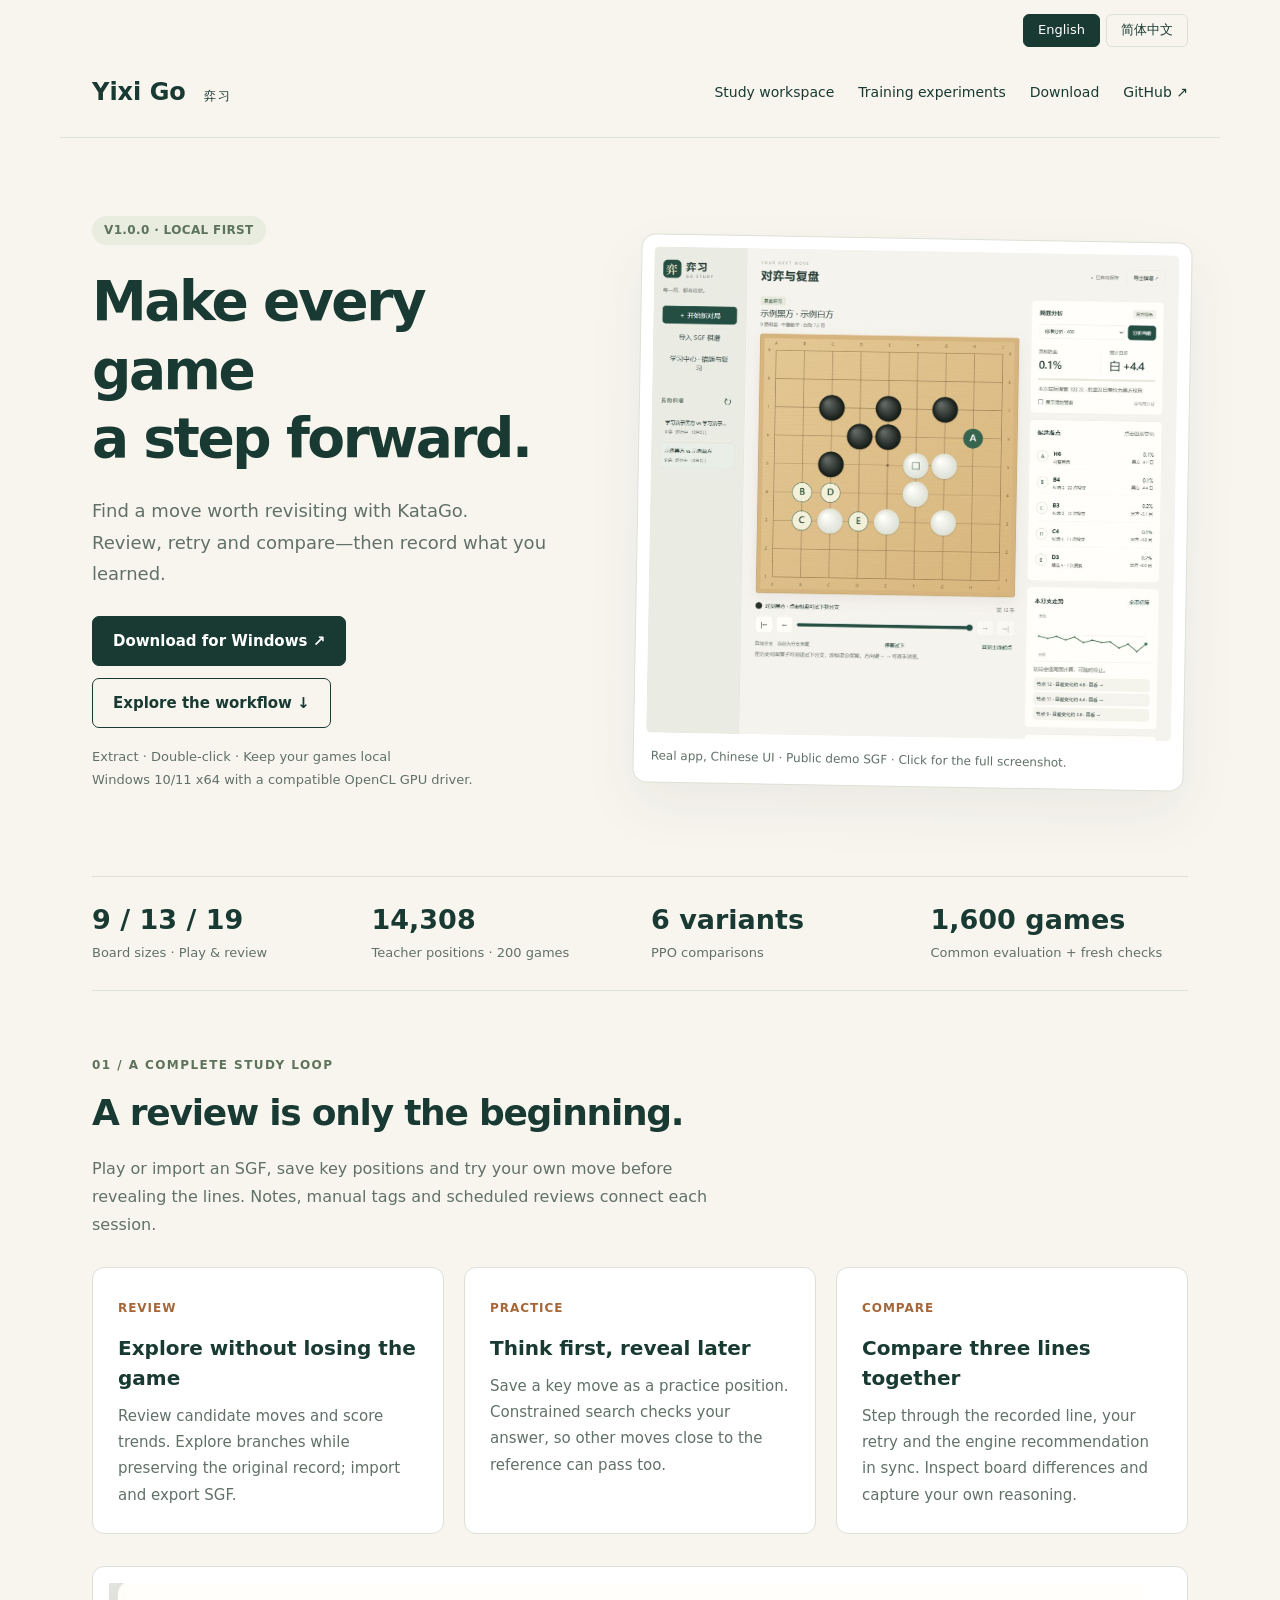
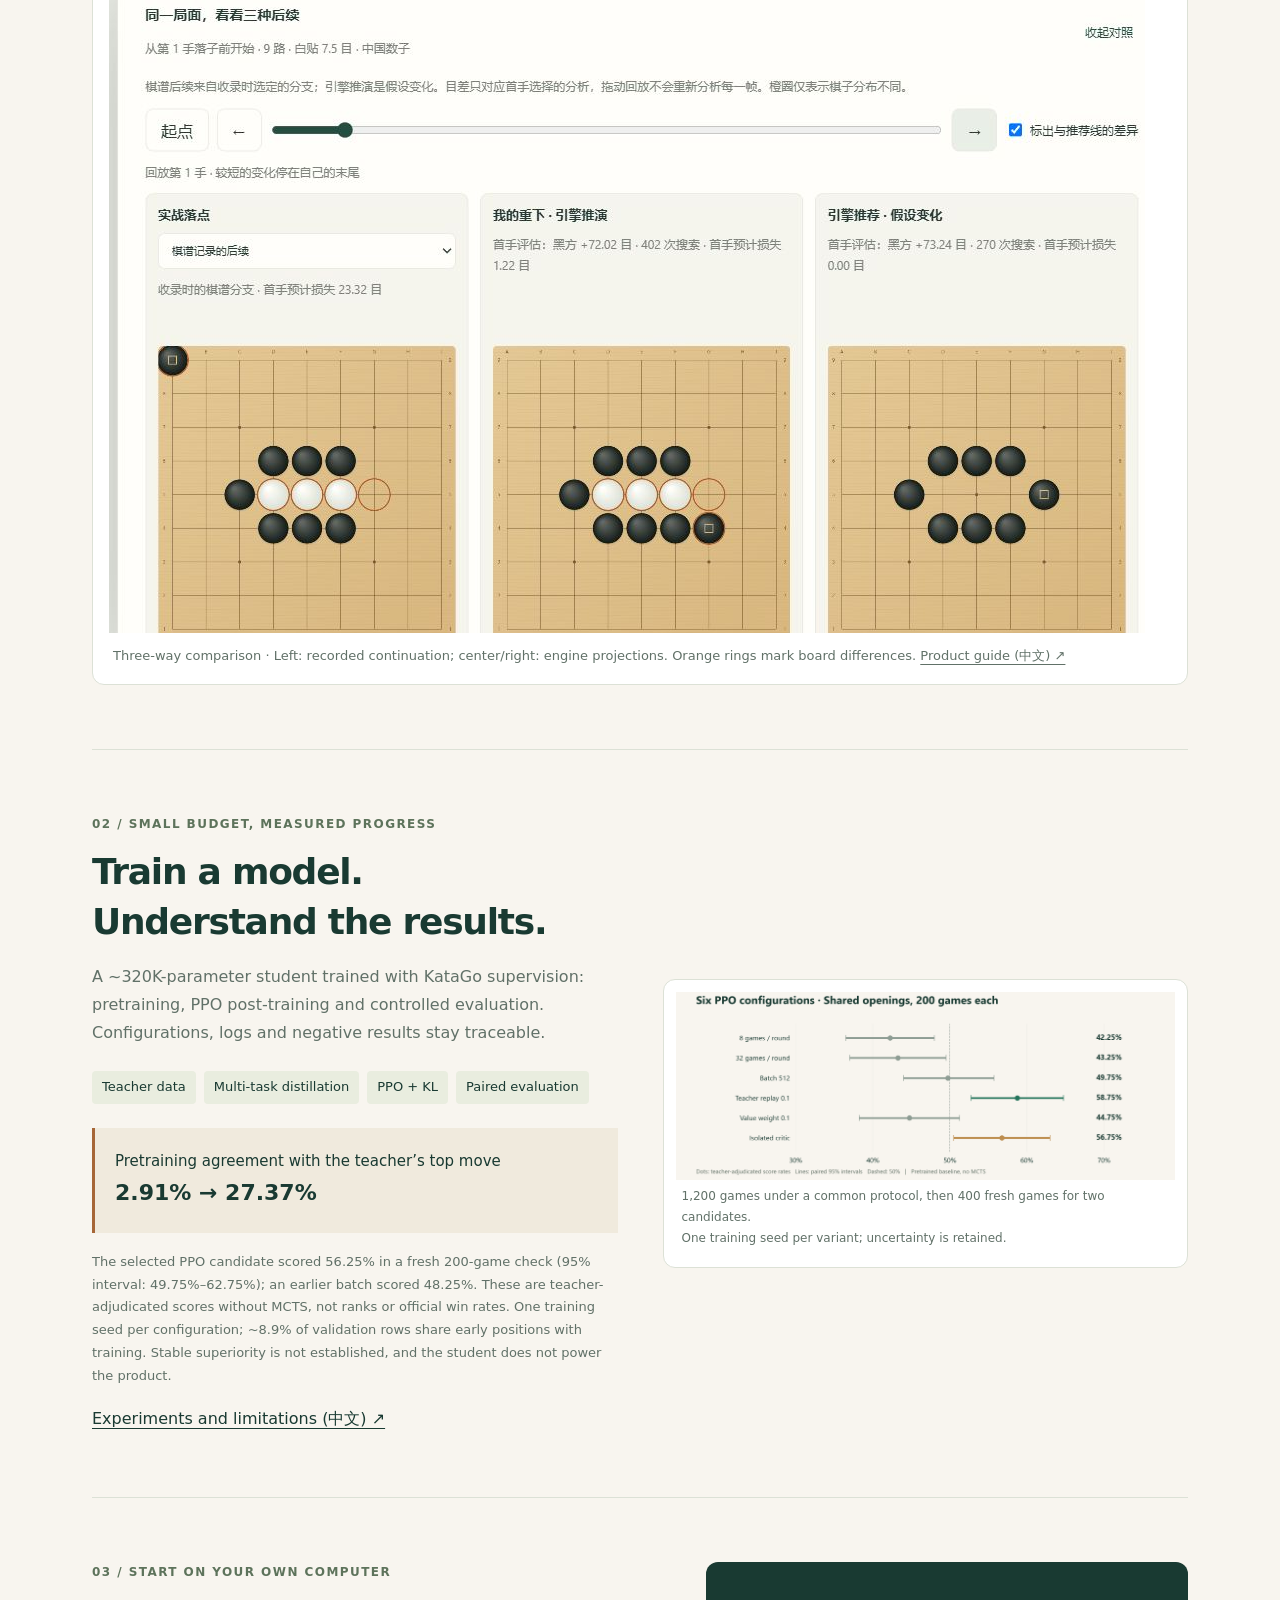
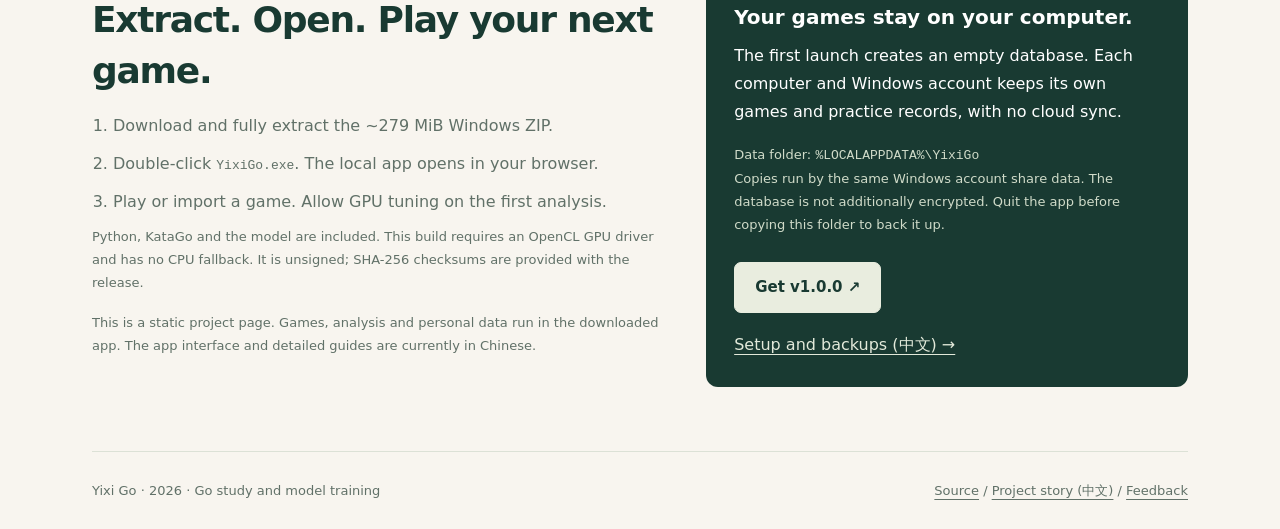
<file: docs/index.html>
<!doctype html>
<html lang="en">
<head>
  <meta charset="utf-8">
  <meta name="viewport" content="width=device-width,initial-scale=1">
  <meta name="description" content="Yixi Go: local-first Go (Baduk) review and practice with KataGo, plus small-budget knowledge distillation and PPO experiments. Download the Windows app.">
  <meta name="theme-color" content="#193a32">
  <meta property="og:title" content="Yixi Go · Make every game a step forward.">
  <meta property="og:description" content="KataGo review and practice meets small-budget model training. Download the Windows app and explore the distillation-to-PPO experiments.">
  <meta property="og:locale" content="en_US">
  <meta property="og:locale:alternate" content="zh_CN">
  <meta property="og:type" content="website">
  <meta property="og:url" content="https://xiaofei1412.github.io/yixi-go/">
  <meta property="og:image" content="https://xiaofei1412.github.io/yixi-go/assets/product-comparison.jpg">
  <link rel="canonical" href="https://xiaofei1412.github.io/yixi-go/">
  <link rel="alternate" hreflang="en" href="https://xiaofei1412.github.io/yixi-go/">
  <link rel="alternate" hreflang="zh-CN" href="https://xiaofei1412.github.io/yixi-go/zh-CN.html">
  <link rel="alternate" hreflang="x-default" href="https://xiaofei1412.github.io/yixi-go/">
  <title>Yixi Go · Go review, practice and model training</title>
  <link rel="stylesheet" href="showcase.css">
</head>
<body>
  <div class="language-bar" role="group" aria-label="Page language">
    <a class="language-button" href="./" lang="en" hreflang="en" aria-current="page">English</a>
    <a class="language-button" href="zh-CN.html" lang="zh-CN" hreflang="zh-CN">简体中文</a>
  </div>
  <a class="skip" href="#main">Skip to main content</a>
  <nav aria-label="Main navigation">
    <a class="brand" href="#main">Yixi Go <span lang="zh-CN">弈习</span></a>
    <div class="nav-links"><a class="desktop" href="#product">Study workspace</a><a class="desktop" href="#research">Training experiments</a><a href="#download">Download</a><a href="https://github.com/xiaofei1412/yixi-go">GitHub ↗</a></div>
  </nav>
  <main id="main">
    <div class="hero">
      <div>
        <div class="eyebrow"><span class="pill">v1.0.0 · LOCAL FIRST</span></div>
        <h1>Make every game<br>a step forward.</h1>
        <p class="lead">Find a move worth revisiting with KataGo.<br>Review, retry and compare—then record what you learned.</p>
        <div class="buttons"><a class="button" href="https://github.com/xiaofei1412/yixi-go/releases/download/v1.0.0/YixiGo-v1.0.0-windows-x64.zip">Download for Windows ↗</a><a class="button secondary" href="#product">Explore the workflow ↓</a></div>
        <p class="note">Extract · Double-click · Keep your games local<br>Windows 10/11 x64 with a compatible OpenCL GPU driver.</p>
      </div>
      <figure class="preview"><a href="assets/product-review.jpg"><img src="assets/product-review.jpg" alt="Open the full app screenshot: Go board, candidate moves, score trend and variations" width="1264" height="1500" style="aspect-ratio:1.08;object-fit:cover;object-position:top"></a><figcaption>Real app, Chinese UI · Public demo SGF · Click for the full screenshot.</figcaption></figure>
    </div>
    <div class="stats" aria-label="Project at a glance"><div><strong>9 / 13 / 19</strong><span>Board sizes · Play & review</span></div><div><strong>14,308</strong><span>Teacher positions · 200 games</span></div><div><strong>6 variants</strong><span>PPO comparisons</span></div><div><strong>1,600 games</strong><span>Common evaluation + fresh checks</span></div></div>
    <section id="product">
      <div class="eyebrow">01 / A complete study loop</div>
      <h2>A review is only the beginning.</h2>
      <p class="section-intro">Play or import an SGF, save key positions and try your own move before revealing the lines. Notes, manual tags and scheduled reviews connect each session.</p>
      <div class="cards">
        <article class="card"><span class="number">REVIEW</span><h3>Explore without losing the game</h3><p>Review candidate moves and score trends. Explore branches while preserving the original record; import and export SGF.</p></article>
        <article class="card"><span class="number">PRACTICE</span><h3>Think first, reveal later</h3><p>Save a key move as a practice position. Constrained search checks your answer, so other moves close to the reference can pass too.</p></article>
        <article class="card"><span class="number">COMPARE</span><h3>Compare three lines together</h3><p>Step through the recorded line, your retry and the engine recommendation in sync. Inspect board differences and capture your own reasoning.</p></article>
      </div>
      <figure class="comparison"><img src="assets/product-comparison.jpg" alt="Three synchronized boards comparing the recorded move, the user retry and the engine recommendation" loading="lazy"><figcaption>Three-way comparison · Left: recorded continuation; center/right: engine projections. Orange rings mark board differences. <a href="https://github.com/xiaofei1412/yixi-go/blob/main/README-product.md">Product guide (中文) ↗</a></figcaption></figure>
    </section>
    <section id="research" class="research">
      <div>
        <div class="eyebrow">02 / Small budget, measured progress</div>
        <h2>Train a model.<br>Understand the results.</h2>
        <p class="section-intro">A ~320K-parameter student trained with KataGo supervision: pretraining, PPO post-training and controlled evaluation. Configurations, logs and negative results stay traceable.</p>
        <div class="pipeline" aria-label="Training workflow"><span>Teacher data</span><span>Multi-task distillation</span><span>PPO + KL</span><span>Paired evaluation</span></div>
        <p class="result">Pretraining agreement with the teacher’s top move<br><strong>2.91% → 27.37%</strong></p>
        <p class="note">The selected PPO candidate scored 56.25% in a fresh 200-game check (95% interval: 49.75%–62.75%); an earlier batch scored 48.25%. These are teacher-adjudicated scores without MCTS, not ranks or official win rates. One training seed per configuration; ~8.9% of validation rows share early positions with training. Stable superiority is not established, and the student does not power the product.</p>
        <a href="https://github.com/xiaofei1412/yixi-go/blob/main/README-train.md">Experiments and limitations (中文) ↗</a>
      </div>
      <figure><img src="assets/experiments-en.png" alt="Teacher-adjudicated score rates and paired 95% intervals for six PPO variants" loading="lazy"><figcaption>1,200 games under a common protocol, then 400 fresh games for two candidates.<br>One training seed per variant; uncertainty is retained.</figcaption></figure>
    </section>
    <section id="download" class="setup">
      <div>
        <div class="eyebrow">03 / Start on your own computer</div>
        <h2>Extract. Open. Play your next game.</h2>
        <ol class="checklist"><li>Download and fully extract the ~279 MiB Windows ZIP.</li><li>Double-click <code>YixiGo.exe</code>. The local app opens in your browser.</li><li>Play or import a game. Allow GPU tuning on the first analysis.</li></ol>
        <p class="note">Python, KataGo and the model are included. This build requires an OpenCL GPU driver and has no CPU fallback. It is unsigned; SHA-256 checksums are provided with the release.</p>
        <p class="note">This is a static project page. Games, analysis and personal data run in the downloaded app. The app interface and detailed guides are currently in Chinese.</p>
      </div>
      <div class="download-card"><h3>Your games stay on your computer.</h3><p>The first launch creates an empty database. Each computer and Windows account keeps its own games and practice records, with no cloud sync.</p><p class="note">Data folder: <code>%LOCALAPPDATA%\YixiGo</code><br>Copies run by the same Windows account share data. The database is not additionally encrypted. Quit the app before copying this folder to back it up.</p><div class="buttons"><a class="button" href="https://github.com/xiaofei1412/yixi-go/releases/tag/v1.0.0">Get v1.0.0 ↗</a></div><a href="https://github.com/xiaofei1412/yixi-go/blob/main/docs/WINDOWS.md">Setup and backups (中文) →</a></div>
    </section>
  </main>
  <footer><span>Yixi Go · 2026 · Go study and model training</span><span><a href="https://github.com/xiaofei1412/yixi-go">Source</a> / <a href="https://github.com/xiaofei1412/yixi-go/blob/main/docs/PROJECT.md">Project story (中文)</a> / <a href="https://github.com/xiaofei1412/yixi-go/issues">Feedback</a></span></footer>
</body>
</html>
</file>
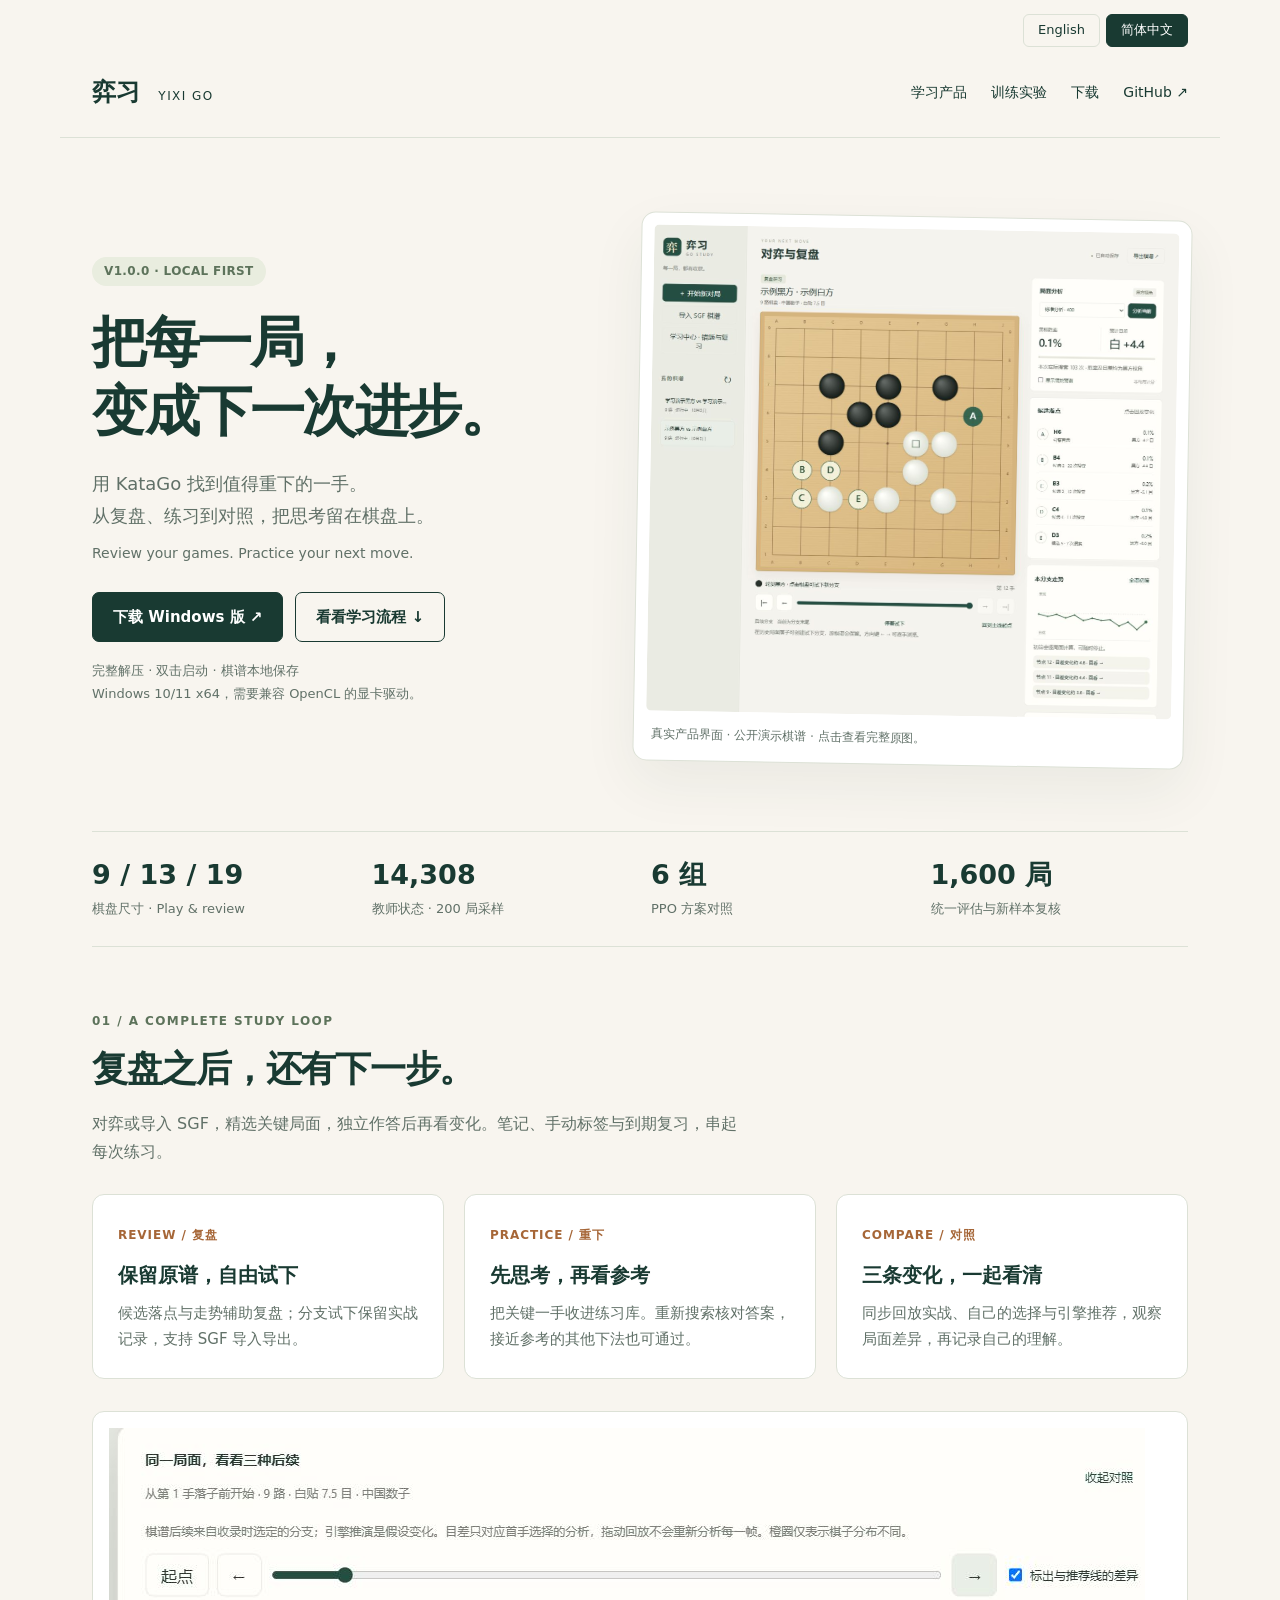
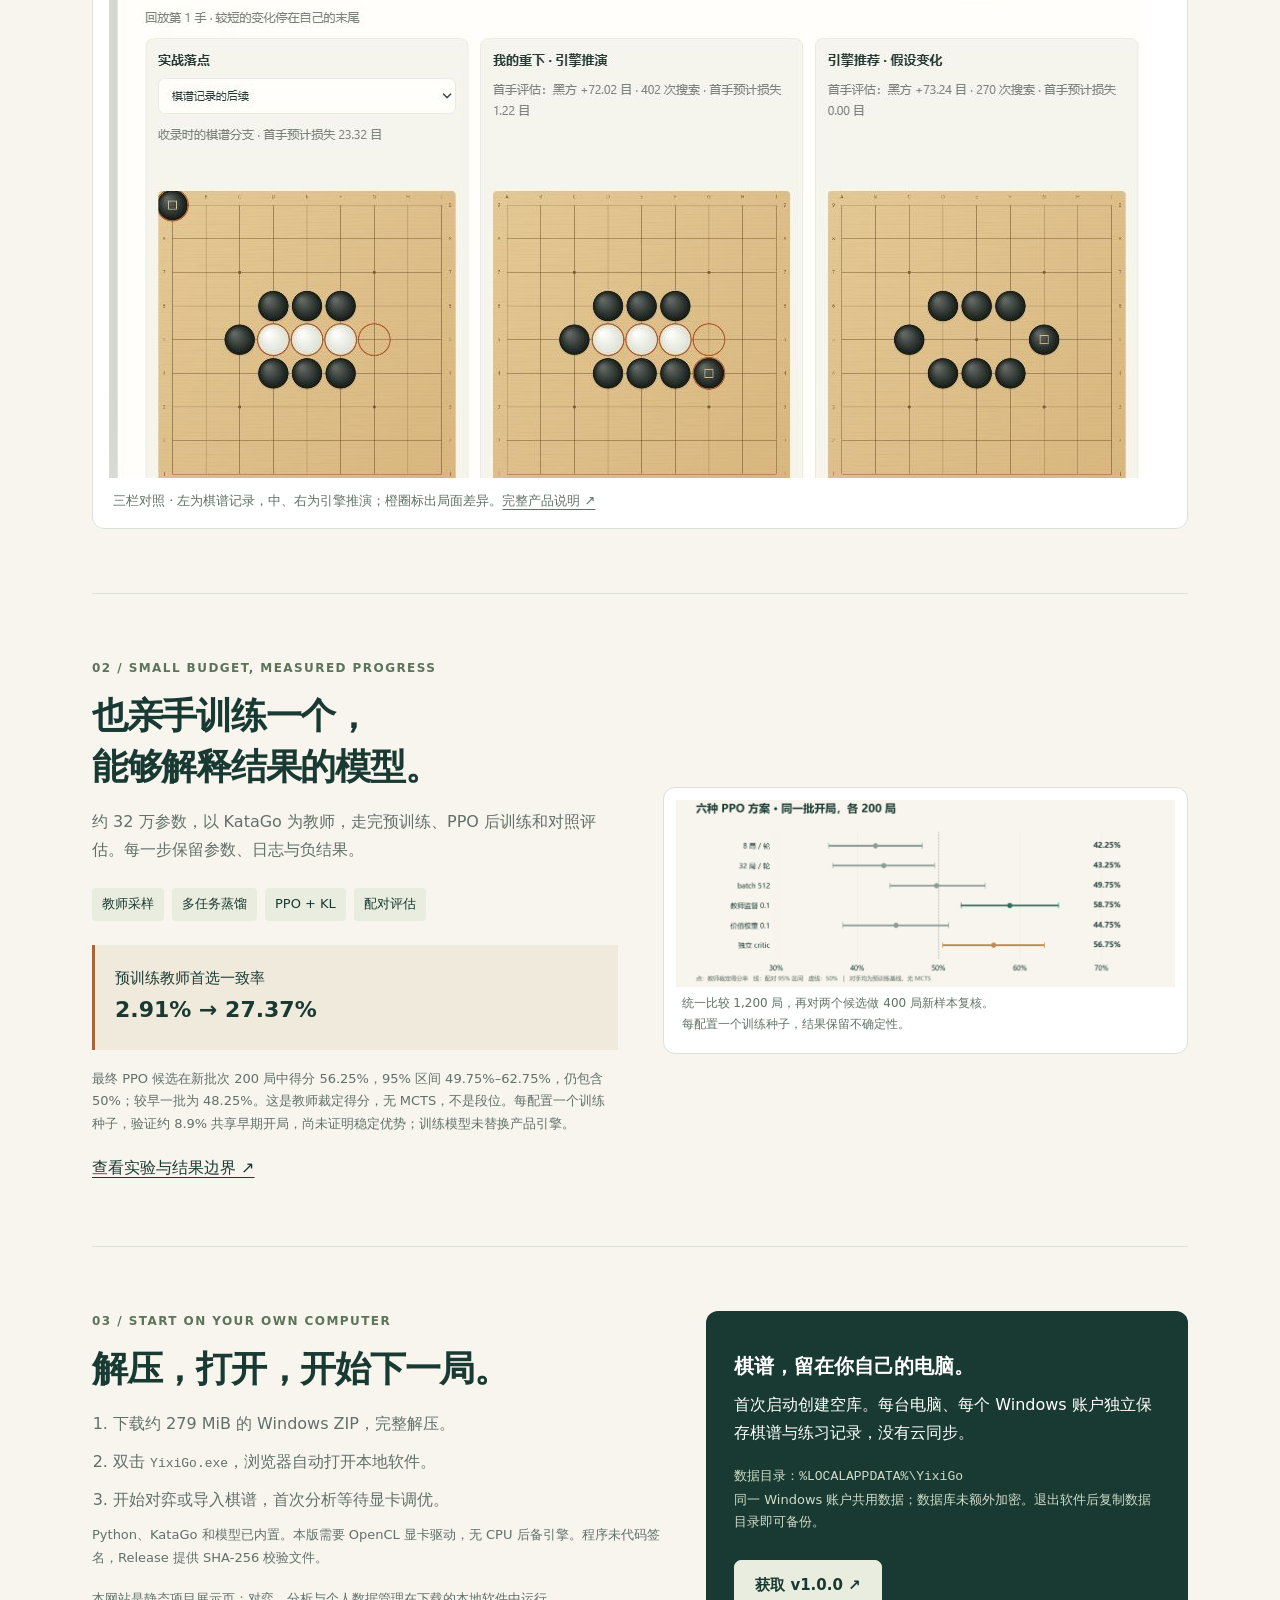
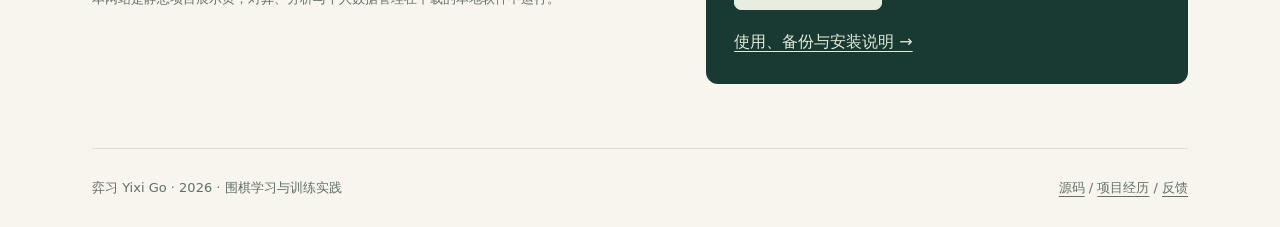
<file: docs/zh-CN.html>
<!doctype html>
<html lang="zh-CN">
<head>
  <meta charset="utf-8">
  <meta name="viewport" content="width=device-width,initial-scale=1">
  <meta name="description" content="弈习 Yixi Go：用 KataGo 复盘与练习，在本地保存棋谱；以小预算实践知识蒸馏、PPO 与对照评估。A local-first Go study workspace and a small-budget model training project.">
  <meta name="theme-color" content="#193a32">
  <meta property="og:title" content="弈习 Yixi Go · 把每一局，变成下一次进步。">
  <meta property="og:description" content="KataGo 复盘与练习 × 小预算模型训练。下载 Windows 版，了解从蒸馏到 PPO 的实验过程。">
  <meta property="og:type" content="website">
  <meta property="og:url" content="https://xiaofei1412.github.io/yixi-go/zh-CN.html">
  <meta property="og:locale" content="zh_CN">
  <meta property="og:locale:alternate" content="en_US">
  <meta property="og:image" content="https://xiaofei1412.github.io/yixi-go/assets/product-comparison.jpg">
  <link rel="canonical" href="https://xiaofei1412.github.io/yixi-go/zh-CN.html">
  <link rel="alternate" hreflang="en" href="https://xiaofei1412.github.io/yixi-go/">
  <link rel="alternate" hreflang="zh-CN" href="https://xiaofei1412.github.io/yixi-go/zh-CN.html">
  <link rel="alternate" hreflang="x-default" href="https://xiaofei1412.github.io/yixi-go/">
  <title>弈习 Yixi Go · 围棋复盘、练习与模型训练</title>
  <link rel="stylesheet" href="showcase.css">
</head>
<body>
  <div class="language-bar" role="group" aria-label="页面语言">
    <a class="language-button" href="./" lang="en" hreflang="en">English</a>
    <a class="language-button" href="zh-CN.html" lang="zh-CN" hreflang="zh-CN" aria-current="page">简体中文</a>
  </div>
  <a class="skip" href="#main">跳到主要内容</a>
  <nav aria-label="主导航">
    <a class="brand" href="#main">弈习 <span>YIXI GO</span></a>
    <div class="nav-links"><a class="desktop" href="#product">学习产品</a><a class="desktop" href="#research">训练实验</a><a href="#download">下载</a><a href="https://github.com/xiaofei1412/yixi-go">GitHub ↗</a></div>
  </nav>
  <main id="main">
    <div class="hero">
      <div>
        <div class="eyebrow"><span class="pill">v1.0.0 · LOCAL FIRST</span></div>
        <h1>把每一局，<br>变成下一次进步。</h1>
        <p class="lead">用 KataGo 找到值得重下的一手。<br>从复盘、练习到对照，把思考留在棋盘上。<span class="english" lang="en">Review your games. Practice your next move.</span></p>
        <div class="buttons"><a class="button" href="https://github.com/xiaofei1412/yixi-go/releases/download/v1.0.0/YixiGo-v1.0.0-windows-x64.zip">下载 Windows 版 ↗</a><a class="button secondary" href="#product">看看学习流程 ↓</a></div>
        <p class="note">完整解压 · 双击启动 · 棋谱本地保存<br>Windows 10/11 x64，需要兼容 OpenCL 的显卡驱动。</p>
      </div>
      <figure class="preview"><a href="assets/product-review.jpg"><img src="assets/product-review.jpg" alt="查看弈习实际复盘界面原图：棋盘、候选落点、目差走势与分支导航" width="1264" height="1500" style="aspect-ratio:1.08;object-fit:cover;object-position:top"></a><figcaption>真实产品界面 · 公开演示棋谱 · 点击查看完整原图。</figcaption></figure>
    </div>
    <div class="stats" aria-label="项目概览"><div><strong>9 / 13 / 19</strong><span>棋盘尺寸 · Play & review</span></div><div><strong>14,308</strong><span>教师状态 · 200 局采样</span></div><div><strong>6 组</strong><span>PPO 方案对照</span></div><div><strong>1,600 局</strong><span>统一评估与新样本复核</span></div></div>
    <section id="product">
      <div class="eyebrow">01 / A complete study loop</div>
      <h2>复盘之后，还有下一步。</h2>
      <p class="section-intro">对弈或导入 SGF，精选关键局面，独立作答后再看变化。笔记、手动标签与到期复习，串起每次练习。</p>
      <div class="cards">
        <article class="card"><span class="number">REVIEW / 复盘</span><h3>保留原谱，自由试下</h3><p>候选落点与走势辅助复盘；分支试下保留实战记录，支持 SGF 导入导出。</p></article>
        <article class="card"><span class="number">PRACTICE / 重下</span><h3>先思考，再看参考</h3><p>把关键一手收进练习库。重新搜索核对答案，接近参考的其他下法也可通过。</p></article>
        <article class="card"><span class="number">COMPARE / 对照</span><h3>三条变化，一起看清</h3><p>同步回放实战、自己的选择与引擎推荐，观察局面差异，再记录自己的理解。</p></article>
      </div>
      <figure class="comparison"><img src="assets/product-comparison.jpg" alt="实战落点、我的重下和引擎推荐的三栏变化同步对照" loading="lazy"><figcaption>三栏对照 · 左为棋谱记录，中、右为引擎推演；橙圈标出局面差异。<a href="https://github.com/xiaofei1412/yixi-go/blob/main/README-product.md">完整产品说明 ↗</a></figcaption></figure>
    </section>
    <section id="research" class="research">
      <div>
        <div class="eyebrow">02 / Small budget, measured progress</div>
        <h2>也亲手训练一个，<br>能够解释结果的模型。</h2>
        <p class="section-intro">约 32 万参数，以 KataGo 为教师，走完预训练、PPO 后训练和对照评估。每一步保留参数、日志与负结果。</p>
        <div class="pipeline" aria-label="训练流程"><span>教师采样</span><span>多任务蒸馏</span><span>PPO + KL</span><span>配对评估</span></div>
        <p class="result">预训练教师首选一致率<br><strong>2.91% → 27.37%</strong></p>
        <p class="note">最终 PPO 候选在新批次 200 局中得分 56.25%，95% 区间 49.75%–62.75%，仍包含 50%；较早一批为 48.25%。这是教师裁定得分，无 MCTS，不是段位。每配置一个训练种子，验证约 8.9% 共享早期开局，尚未证明稳定优势；训练模型未替换产品引擎。</p>
        <a href="https://github.com/xiaofei1412/yixi-go/blob/main/README-train.md">查看实验与结果边界 ↗</a>
      </div>
      <figure><img src="assets/experiments.png" alt="六种 PPO 方案的教师裁定得分率与配对 95% 区间" loading="lazy"><figcaption>统一比较 1,200 局，再对两个候选做 400 局新样本复核。<br>每配置一个训练种子，结果保留不确定性。</figcaption></figure>
    </section>
    <section id="download" class="setup">
      <div>
        <div class="eyebrow">03 / Start on your own computer</div>
        <h2>解压，打开，开始下一局。</h2>
        <ol class="checklist"><li>下载约 279 MiB 的 Windows ZIP，完整解压。</li><li>双击 <code>YixiGo.exe</code>，浏览器自动打开本地软件。</li><li>开始对弈或导入棋谱，首次分析等待显卡调优。</li></ol>
        <p class="note">Python、KataGo 和模型已内置。本版需要 OpenCL 显卡驱动，无 CPU 后备引擎。程序未代码签名，Release 提供 SHA-256 校验文件。</p>
        <p class="note">本网站是静态项目展示页；对弈、分析与个人数据管理在下载的本地软件中运行。</p>
      </div>
      <div class="download-card"><h3>棋谱，留在你自己的电脑。</h3><p>首次启动创建空库。每台电脑、每个 Windows 账户独立保存棋谱与练习记录，没有云同步。</p><p class="note">数据目录：<code>%LOCALAPPDATA%\YixiGo</code><br>同一 Windows 账户共用数据；数据库未额外加密。退出软件后复制数据目录即可备份。</p><div class="buttons"><a class="button" href="https://github.com/xiaofei1412/yixi-go/releases/tag/v1.0.0">获取 v1.0.0 ↗</a></div><a href="https://github.com/xiaofei1412/yixi-go/blob/main/docs/WINDOWS.md">使用、备份与安装说明 →</a></div>
    </section>
  </main>
  <footer><span>弈习 Yixi Go · 2026 · 围棋学习与训练实践</span><span><a href="https://github.com/xiaofei1412/yixi-go">源码</a> / <a href="https://github.com/xiaofei1412/yixi-go/blob/main/docs/PROJECT.md">项目经历</a> / <a href="https://github.com/xiaofei1412/yixi-go/issues">反馈</a></span></footer>
</body>
</html>
</file>
<file: docs/showcase.css>
:root{--paper:#f8f5ef;--ink:#193a32;--muted:#617168;--line:#dce1d6;--soft:#e9eddf;--accent:#a66637}
*{box-sizing:border-box}html{scroll-behavior:smooth;scroll-padding-top:24px}body{margin:0;background:var(--paper);color:var(--ink);font:16px/1.75 system-ui,"Microsoft YaHei",sans-serif}a{color:inherit;text-underline-offset:4px}a:hover{color:#976034}a:focus-visible{outline:3px solid var(--accent);outline-offset:5px}img{max-width:100%;display:block;height:auto}nav,main,footer{max-width:1160px;margin:auto;padding-left:32px;padding-right:32px}
.skip{position:absolute;top:-80px;left:20px;background:var(--ink);color:white;padding:10px 16px;z-index:2}.skip:focus{top:10px}nav{display:flex;align-items:center;justify-content:space-between;gap:20px;padding-top:24px;padding-bottom:24px;border-bottom:1px solid var(--line)}.brand{font-size:24px;font-weight:750;text-decoration:none;white-space:nowrap}.brand span{font-size:12px;letter-spacing:.12em;margin-left:10px;font-weight:500}.nav-links{display:flex;gap:24px;font-size:14px}.nav-links a{text-decoration:none}
.hero{display:grid;grid-template-columns:1fr 1.1fr;gap:44px;align-items:center;padding:78px 0 66px}.eyebrow{font-size:12px;font-weight:700;letter-spacing:.12em;text-transform:uppercase;color:#5d735b}.pill{display:inline-block;padding:4px 12px;background:var(--soft);border-radius:20px;letter-spacing:.03em}h1{font-size:clamp(36px,4.3vw,57px);line-height:1.25;letter-spacing:-.045em;margin:22px 0}h2{font-size:clamp(27px,3vw,36px);line-height:1.4;letter-spacing:-.035em;margin:12px 0 16px}h3{font-size:20px;line-height:1.5;margin:12px 0 10px}p{margin:0 0 18px}.lead{font-size:18px;color:var(--muted)}.english{display:block;font-size:14px;color:var(--muted);letter-spacing:0;font-weight:400;margin-top:10px}.buttons{display:flex;gap:12px;flex-wrap:wrap;margin:26px 0 18px}.button{display:inline-block;padding:11px 20px;background:var(--ink);color:white;border:1px solid var(--ink);border-radius:7px;font-size:15px;font-weight:650;text-decoration:none}.button.secondary{background:transparent;color:var(--ink)}.button:hover{background:#31584a;color:white}.note{font-size:13px;color:var(--muted)}.preview{margin:0;padding:12px;background:white;border:1px solid var(--line);border-radius:14px;box-shadow:0 22px 55px #193a3210;transform:rotate(1deg)}.preview img{border-radius:5px}.preview figcaption{padding:13px 5px 3px;font-size:12px;color:var(--muted)}
.stats{display:grid;grid-template-columns:repeat(4,1fr);border-top:1px solid var(--line);border-bottom:1px solid var(--line);padding:24px 0;gap:22px}.stats strong{font-size:27px;display:block;line-height:1.4}.stats span{font-size:13px;color:var(--muted)}section{padding:64px 0;border-bottom:1px solid var(--line)}.section-intro{max-width:650px;color:var(--muted)}.cards{display:grid;grid-template-columns:repeat(3,1fr);gap:20px;margin-top:28px}.card{padding:25px;background:#fff;border:1px solid var(--line);border-radius:12px}.number{font-size:12px;color:var(--accent);font-weight:700;letter-spacing:.08em}.card p{font-size:15px;color:var(--muted);margin:0}.comparison{margin:32px 0 0;padding:16px;background:#fff;border:1px solid var(--line);border-radius:12px}.comparison figcaption{padding:12px 4px 0;font-size:13px;color:var(--muted)}
.research{display:grid;grid-template-columns:1fr 1fr;gap:45px;align-items:center}.research figure{margin:0;padding:12px;background:white;border:1px solid var(--line);border-radius:12px}.research figcaption{padding:6px;font-size:12px;color:var(--muted)}.pipeline{display:flex;gap:8px;flex-wrap:wrap;margin:24px 0}.pipeline span{padding:5px 10px;background:var(--soft);border-radius:4px;font-size:13px}.result{padding:20px;border-left:3px solid var(--accent);background:#f0eadd;font-size:15px}.result strong{font-size:22px}.setup{display:grid;grid-template-columns:1.2fr 1fr;gap:36px;align-items:start}.checklist{margin:0;padding-left:21px;color:var(--muted)}.checklist li{padding-bottom:10px}.download-card{padding:28px;background:var(--ink);color:white;border-radius:12px}.download-card .note{color:#d0dbc9}.download-card .button{background:var(--soft);color:var(--ink);border-color:var(--soft)}.download-card a:not(.button){color:#e2e9da}code{font-size:13px;overflow-wrap:anywhere}footer{padding-top:28px;padding-bottom:28px;display:flex;justify-content:space-between;gap:18px;font-size:13px;color:var(--muted)}
@media(max-width:780px){nav,main,footer{padding-left:22px;padding-right:22px}.hero,.research,.setup{grid-template-columns:1fr;gap:30px}.hero{padding-top:42px;padding-bottom:42px}.preview{transform:none}.cards{grid-template-columns:1fr}.stats{grid-template-columns:repeat(2,1fr);gap:20px}section{padding:44px 0}.nav-links{gap:14px}.nav-links .desktop{display:none}footer{flex-direction:column}.brand span{display:none}}
@media(prefers-reduced-motion:reduce){html{scroll-behavior:auto}}
.language-bar{max-width:1160px;margin:0 auto;padding:14px 32px 0;display:flex;justify-content:flex-end;gap:6px}.language-button{display:inline-block;padding:5px 14px;border:1px solid var(--line);border-radius:6px;font-size:13px;line-height:1.6;text-decoration:none;white-space:nowrap}.language-button[aria-current="page"]{background:var(--ink);border-color:var(--ink);color:white}.language-button:hover{background:var(--soft);color:var(--ink)}.language-button[aria-current="page"]:hover{background:#31584a;color:white}
@media(max-width:780px){.language-bar{padding:12px 22px 0}.nav-links a{white-space:nowrap}.nav-links{gap:14px}.hero,.research,.setup{min-width:0}.hero>* ,.research>* ,.setup>*{min-width:0}}
</file>
